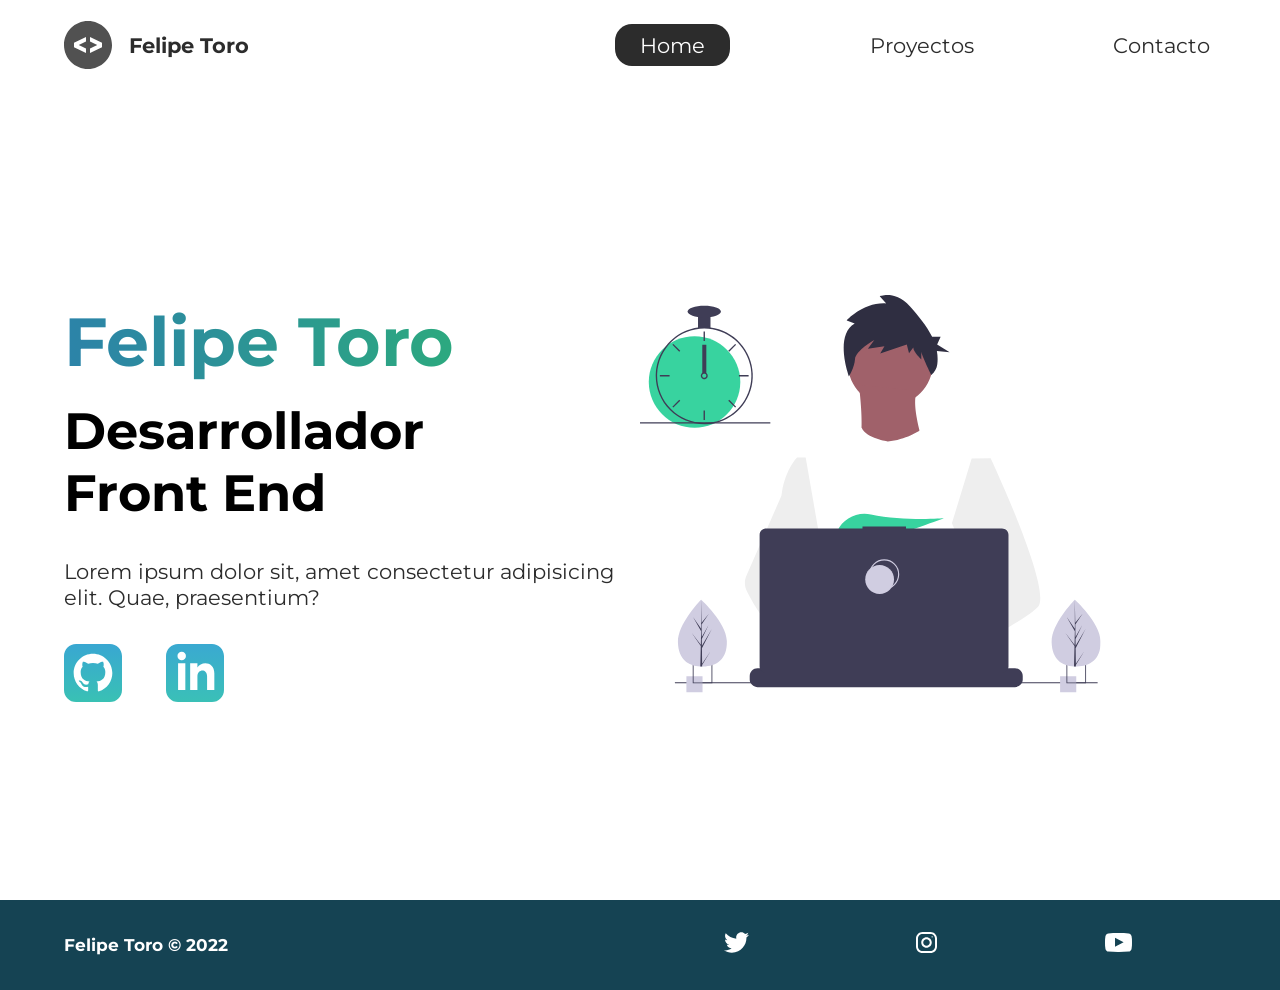
<file: index.html>
<!DOCTYPE html>
<html lang="en">
<head>
    <meta charset="UTF-8">
    <meta http-equiv="X-UA-Compatible" content="IE=edge">
    <meta name="viewport" content="width=device-width, initial-scale=1.0">
    <meta name="description" content="Felipe Toro es un desarrollador Front End especializado en html y cass">
    <meta name="keywords" content="Front End, Html, CSS, Diseño, Web, Desarrollo">
    <meta name="robots" content="index,follow">
    <link rel="preconnect" href="https://fonts.googleapis.com">
    <link rel="preconnect" href="https://fonts.gstatic.com" crossorigin>
    <link href="https://fonts.googleapis.com/css2?family=Montserrat:wght@400;500&display=swap" rel="stylesheet">
    <link rel="stylesheet" href="/css/style.css">
    <title>Felipe Toro Front End | Inicio</title>
</head>
<body>
    <header class="main-head">
        <nav>
            <div class="logo">
                <img src="icons/code.svg" alt="logo">
                <h1>
                  <a href="index.html">Felipe Toro</a>
                </h1>
            </div>
            <ul>
                <li><a class="active" href="/">Home</a></li>
                <li><a href="/projects/index.html">Proyectos</a></li>
                <li><a href="/contact/index.html">Contacto</a></li>
            </ul>
        </nav>
    </header>
    <section class="intro">
        <div class="intro-text">
            <h2>Felipe Toro</h2>
            <h3>Desarrollador <br> Front End</h3>
            <p>Lorem ipsum dolor sit, amet consectetur adipisicing elit. Quae, praesentium?</p>
            <div class="intro-social">
                <a href="#"><img src="/icons/github.svg" alt="github-social-link"></a>
                <a href="#"><img src="/icons/linked-in.svg" alt="linkedin-social-link"></a>
            </div>
        </div>
        <div class="intro-images">
            <svg
          width="799"
          height="690"
          viewBox="0 0 799 690"
          fill="none"
          xmlns="http://www.w3.org/2000/svg"
        >
          <g id="undraw_dev_productivity_umsq (1) 1" clip-path="url(#clip0)">
            <path
              id="Vector"
              d="M516.92 624.636C516.92 624.636 512.16 626.266 504.42 628.576C487.31 633.706 455.65 642.216 428.82 643.916C405.72 645.396 386.2 641.836 382.63 626.766C381.1 620.286 383.27 614.956 388 610.576C402.12 597.486 439 592.796 468.25 591.186C476.51 590.736 484.15 590.526 490.51 590.446C501.31 590.306 508.39 590.526 508.39 590.526L508.56 591.186L516.92 624.636Z"
              fill="#A0616A"
            />
            <path
              id="Vector_2"
              d="M436.99 672.586C418.61 695.346 342.73 647.666 316.19 629.886C310.41 626.016 306.97 623.566 306.97 623.566L331.25 591.186L338.94 580.936C338.94 580.936 345.82 584.586 355.99 590.526C356.36 590.746 356.73 590.966 357.11 591.186C365.88 596.336 376.89 603.066 388 610.576C403.33 620.946 418.83 632.776 428.82 643.916C438.59 654.806 443.08 665.036 436.99 672.586Z"
              fill="#A0616A"
            />
            <g id="me">
              <path
                id="Vector_3"
                d="M434.672 191.952C475.283 191.607 507.926 158.406 507.582 117.795C507.237 77.1832 474.036 44.5403 433.425 44.8847C392.813 45.2291 360.17 78.4303 360.515 119.042C360.859 159.653 394.06 192.296 434.672 191.952Z"
                fill="#A0616A"
              />
              <path
                id="Vector_4"
                d="M379.477 155.65C379.477 155.65 394.216 259.972 373.002 271.875C351.787 283.779 499.929 283.588 499.929 283.588C499.929 283.588 466.124 193.284 480.809 165.449L379.477 155.65Z"
                fill="#A0616A"
              />
              <path
                id="Vector_5"
                d="M608.101 283.199L596.257 339.402L571.214 458.308L570.49 464.815L562.138 540.138L556.582 590.177L552.857 623.79C528.584 636.526 510.988 645.326 510.988 645.326C510.988 645.326 509.404 637.719 506.871 627.99C489.805 633.265 458.218 642.043 431.404 643.97C441.266 654.777 445.842 664.969 439.817 672.57C421.63 695.485 345.349 648.45 318.659 630.896C318.077 635.158 317.879 639.464 318.068 643.762L297.626 628.314L299.331 592.359L302.206 531.522L305.819 455.229C304.448 451.975 303.294 448.634 302.364 445.228C295.956 423.161 288.032 379.057 281.928 342.067C277.016 312.298 273.302 287.138 272.517 281.785C272.411 281.086 272.358 280.726 272.358 280.726L384.363 230.094C392.509 248.556 429.865 253.809 429.865 253.809C460.756 251.417 484.847 234.913 484.847 234.913L608.101 283.199Z"
                fill="white"
              />
              <path
                id="Vector_6"
                d="M372.285 49.3811L358.49 43.9934C358.49 43.9934 386.969 12.1 426.99 14.513L415.635 2.22366C415.635 2.22366 443.04 -9.01799 468.283 19.6674C481.553 34.7467 496.908 52.4737 506.557 72.5077L521.281 72.3829L515.251 85.9663L536.874 99.3152L514.777 97.0719C516.155 104.471 516.421 112.034 515.566 119.511C514.683 126.991 510.928 133.835 505.094 138.598V138.598C505.094 138.598 487.743 103.449 487.696 97.9443L487.813 111.705C487.813 111.705 473.959 99.4371 473.889 91.1807L466.471 100.877L462.593 85.7717L416.475 101.301L423.87 88.8526L395.157 93.2246L406.278 77.9923C406.278 77.9923 373.932 96.1568 372.811 111.304C371.689 126.452 362.299 140.875 362.299 140.875C362.299 140.875 336.213 70.3294 372.285 49.3811Z"
                fill="#2F2E41"
              />
              <path
                id="Vector_7"
                d="M690.215 540.422C682.794 548.605 664.338 560.992 641.951 574.422C633.623 579.413 624.757 584.559 615.71 589.676C594.122 601.889 571.514 614.001 552.857 623.79C528.584 636.526 510.988 645.326 510.988 645.326C510.988 645.326 509.403 637.719 506.871 627.99C503.48 614.968 498.397 598.141 493.184 590.715C493.002 590.456 492.82 590.218 492.638 589.979C491.121 588.022 489.601 586.885 488.112 586.897L562.138 540.138L594.127 519.926L570.489 464.814L540.842 395.683L557.908 339.727L575.062 283.479L608.101 283.199C608.101 283.199 619.243 306.985 633.514 340.166C635.647 345.128 637.851 350.299 640.096 355.64C669.469 425.394 706.176 522.836 690.215 540.422Z"
                fill="#EEEEEE"
              />
              <path
                id="Vector_8"
                d="M358.123 591.2C355.41 591.212 352.702 591.456 350.029 591.928C327.074 596.073 320.47 616.94 318.659 630.896C318.077 635.158 317.879 639.464 318.068 643.761L297.626 628.314L290.178 622.687C272.316 616.628 256.353 605.733 242.483 592.84C230.449 581.456 219.634 568.849 210.213 555.223C200.831 541.793 192.448 527.692 185.134 513.034C183.094 508.943 181.977 504.454 181.864 499.884C181.751 495.314 182.644 490.775 184.48 486.588L209.154 430.327L245.218 348.098C245.471 346.146 245.752 344.237 246.059 342.371C252.995 300.511 272.367 281.786 272.367 281.786L287.286 281.659L297.778 341.932L310.813 416.815L302.364 445.227L282.839 510.845L302.205 531.522L358.123 591.2Z"
                fill="#EEEEEE"
              />
            </g>
            <path
              id="Vector_9"
              d="M372.877 415.806L385.631 430.686C390.37 429.783 395.319 428.721 400.416 427.529L396.752 415.806L405.71 426.256C459.707 412.975 526.637 387.155 526.637 387.155C526.637 387.155 454.379 392.453 400.428 380.666C376.558 375.451 351.998 387.284 342.202 409.668C336.508 422.679 337.403 433.951 357.596 433.951C364.419 433.835 371.223 433.195 377.949 432.037L372.877 415.806Z"
              fill="#38D39F"
            />
            <path
              id="Vector_10"
              d="M663.65 660.386V666.456C663.654 668.122 663.345 669.774 662.74 671.326C662.472 672.018 662.147 672.687 661.77 673.326C660.578 675.326 658.887 676.983 656.862 678.133C654.838 679.283 652.549 679.887 650.22 679.886H203.67C201.342 679.887 199.053 679.283 197.028 678.133C195.003 676.983 193.312 675.326 192.12 673.326C191.743 672.687 191.419 672.018 191.15 671.326C190.546 669.774 190.237 668.122 190.24 666.456V660.386C190.24 658.622 190.587 656.876 191.262 655.246C191.936 653.616 192.926 652.136 194.173 650.888C195.42 649.641 196.901 648.652 198.53 647.977C200.16 647.302 201.906 646.955 203.67 646.956H229.41V644.126C229.41 644.052 229.425 643.979 229.453 643.911C229.481 643.843 229.522 643.782 229.574 643.73C229.626 643.678 229.688 643.636 229.756 643.608C229.824 643.58 229.897 643.566 229.97 643.566H243.4C243.474 643.566 243.547 643.58 243.615 643.608C243.683 643.636 243.745 643.678 243.797 643.73C243.849 643.782 243.89 643.843 243.918 643.911C243.946 643.979 243.96 644.052 243.96 644.126V646.956H252.35V644.126C252.35 644.052 252.365 643.979 252.393 643.911C252.421 643.843 252.462 643.782 252.514 643.73C252.566 643.678 252.628 643.636 252.696 643.608C252.764 643.58 252.837 643.566 252.91 643.566H266.34C266.414 643.566 266.487 643.58 266.555 643.608C266.623 643.636 266.684 643.678 266.736 643.73C266.789 643.782 266.83 643.843 266.858 643.911C266.886 643.979 266.9 644.052 266.9 644.126V646.956H275.3V644.126C275.3 644.052 275.315 643.979 275.343 643.911C275.371 643.843 275.412 643.782 275.464 643.73C275.516 643.678 275.578 643.636 275.646 643.608C275.714 643.58 275.787 643.566 275.86 643.566H289.29C289.364 643.566 289.437 643.58 289.505 643.608C289.573 643.636 289.634 643.678 289.686 643.73C289.739 643.782 289.78 643.843 289.808 643.911C289.836 643.979 289.85 644.052 289.85 644.126V646.956H298.24V644.126C298.24 644.052 298.255 643.979 298.283 643.911C298.311 643.843 298.352 643.782 298.404 643.73C298.456 643.678 298.518 643.636 298.586 643.608C298.654 643.58 298.727 643.566 298.8 643.566H312.23C312.304 643.566 312.377 643.58 312.445 643.608C312.513 643.636 312.574 643.678 312.626 643.73C312.678 643.782 312.72 643.843 312.748 643.911C312.776 643.979 312.79 644.052 312.79 644.126V646.956H321.18V644.126C321.18 644.052 321.194 643.979 321.223 643.911C321.251 643.843 321.292 643.782 321.344 643.73C321.396 643.678 321.458 643.636 321.526 643.608C321.594 643.58 321.667 643.566 321.74 643.566H335.17C335.244 643.566 335.317 643.58 335.385 643.608C335.453 643.636 335.514 643.678 335.566 643.73C335.618 643.782 335.66 643.843 335.688 643.911C335.716 643.979 335.73 644.052 335.73 644.126V646.956H344.13V644.126C344.13 644.052 344.145 643.979 344.173 643.911C344.201 643.843 344.242 643.782 344.294 643.73C344.346 643.678 344.408 643.636 344.476 643.608C344.544 643.58 344.617 643.566 344.69 643.566H358.12C358.194 643.566 358.267 643.58 358.335 643.608C358.403 643.636 358.464 643.678 358.516 643.73C358.569 643.782 358.61 643.843 358.638 643.911C358.666 643.979 358.68 644.052 358.68 644.126V646.956H367.07V644.126C367.07 644.052 367.085 643.979 367.113 643.911C367.141 643.843 367.182 643.782 367.234 643.73C367.286 643.678 367.348 643.636 367.416 643.608C367.484 643.58 367.557 643.566 367.63 643.566H472.83C472.904 643.566 472.977 643.58 473.045 643.608C473.113 643.636 473.174 643.678 473.227 643.73C473.279 643.782 473.32 643.843 473.348 643.911C473.376 643.979 473.39 644.052 473.39 644.126V646.956H481.79V644.126C481.79 644.052 481.804 643.979 481.833 643.911C481.861 643.843 481.902 643.782 481.954 643.73C482.006 643.678 482.068 643.636 482.136 643.608C482.204 643.58 482.277 643.566 482.35 643.566H495.78C495.928 643.567 496.07 643.627 496.175 643.732C496.279 643.836 496.339 643.978 496.34 644.126V646.956H504.73V644.126C504.73 644.052 504.745 643.979 504.773 643.911C504.801 643.843 504.842 643.782 504.894 643.73C504.946 643.678 505.008 643.636 505.076 643.608C505.144 643.58 505.217 643.566 505.29 643.566H518.72C518.794 643.566 518.867 643.58 518.935 643.608C519.003 643.636 519.065 643.678 519.117 643.73C519.169 643.782 519.21 643.843 519.238 643.911C519.266 643.979 519.28 644.052 519.28 644.126V646.956H527.67V644.126C527.67 644.052 527.685 643.979 527.713 643.911C527.741 643.843 527.782 643.782 527.834 643.73C527.886 643.678 527.948 643.636 528.016 643.608C528.084 643.58 528.157 643.566 528.23 643.566H541.66C541.734 643.566 541.807 643.58 541.875 643.608C541.943 643.636 542.005 643.678 542.057 643.73C542.109 643.782 542.15 643.843 542.178 643.911C542.206 643.979 542.22 644.052 542.22 644.126V646.956H550.62V644.126C550.62 644.052 550.635 643.979 550.663 643.911C550.691 643.843 550.732 643.782 550.784 643.73C550.836 643.678 550.898 643.636 550.966 643.608C551.034 643.58 551.107 643.566 551.18 643.566H564.61C564.757 643.568 564.898 643.628 565.001 643.733C565.104 643.837 565.161 643.979 565.16 644.126V646.956H573.56V644.126C573.56 644.052 573.575 643.979 573.603 643.911C573.631 643.843 573.672 643.782 573.724 643.73C573.776 643.678 573.838 643.636 573.906 643.608C573.974 643.58 574.047 643.566 574.12 643.566H587.55C587.624 643.566 587.697 643.58 587.765 643.608C587.833 643.636 587.895 643.678 587.947 643.73C587.999 643.782 588.04 643.843 588.068 643.911C588.096 643.979 588.11 644.052 588.11 644.126V646.956H596.5V644.126C596.5 644.052 596.515 643.979 596.543 643.911C596.571 643.843 596.612 643.782 596.664 643.73C596.716 643.678 596.778 643.636 596.846 643.608C596.914 643.58 596.987 643.566 597.06 643.566H610.49C610.564 643.566 610.637 643.58 610.705 643.608C610.773 643.636 610.835 643.678 610.887 643.73C610.939 643.782 610.98 643.843 611.008 643.911C611.036 643.979 611.05 644.052 611.05 644.126V646.956H650.22C651.984 646.955 653.731 647.302 655.36 647.977C656.99 648.652 658.471 649.641 659.718 650.888C660.965 652.136 661.954 653.616 662.629 655.246C663.304 656.876 663.651 658.622 663.65 660.386Z"
              fill="#3F3D56"
            />
            <path
              id="Vector_11"
              d="M793.5 671.326H60.5V673.326H793.5V671.326Z"
              fill="#3F3D56"
            />
            <path
              id="Vector_12"
              d="M627.694 404.757H461.251V401.326H385.78V404.757H218.651C215.665 404.757 212.801 405.943 210.69 408.054C208.578 410.166 207.392 413.029 207.392 416.015V643.927C207.392 646.913 208.578 649.776 210.69 651.888C212.801 653.999 215.665 655.185 218.651 655.185H627.694C630.68 655.185 633.544 653.999 635.655 651.888C637.767 649.776 638.953 646.913 638.953 643.927V416.015C638.953 414.537 638.662 413.073 638.096 411.707C637.53 410.341 636.701 409.1 635.655 408.054C634.61 407.009 633.369 406.18 632.003 405.614C630.637 405.048 629.173 404.757 627.694 404.757Z"
              fill="#3F3D56"
            />
            <path
              id="Vector_13"
              d="M423.5 509.326C437.307 509.326 448.5 498.133 448.5 484.326C448.5 470.519 437.307 459.326 423.5 459.326C409.693 459.326 398.5 470.519 398.5 484.326C398.5 498.133 409.693 509.326 423.5 509.326Z"
              stroke="#D0CDE1"
              stroke-width="2"
              stroke-miterlimit="10"
            />
            <path
              id="Vector_14"
              d="M415.5 518.326C429.307 518.326 440.5 507.133 440.5 493.326C440.5 479.519 429.307 468.326 415.5 468.326C401.693 468.326 390.5 479.519 390.5 493.326C390.5 507.133 401.693 518.326 415.5 518.326Z"
              fill="#D0CDE1"
            />
            <path
              id="Vector_15"
              d="M108.446 661.223H80.4463V689.223H108.446V661.223Z"
              fill="#D0CDE1"
            />
            <path
              id="Vector_16"
              d="M91.4502 639.223V673.223H125.45V639.223H91.4502ZM123.97 671.743H92.9202V640.703H123.97V671.743Z"
              fill="#3F3D56"
            />
            <path
              id="Vector_17"
              d="M756.446 661.223H728.446V689.223H756.446V661.223Z"
              fill="#D0CDE1"
            />
            <path
              id="Vector_18"
              d="M739.45 639.223V673.223H773.45V639.223H739.45ZM771.97 671.743H740.92V640.703H771.97V671.743Z"
              fill="#3F3D56"
            />
            <path
              id="Vector_19"
              d="M94.5802 230.113C138.399 230.113 173.921 194.592 173.921 150.773C173.921 106.955 138.399 71.4326 94.5802 71.4326C50.7617 71.4326 15.2397 106.955 15.2397 150.773C15.2397 194.592 50.7617 230.113 94.5802 230.113Z"
              fill="#38D39F"
            />
            <path
              id="Vector_20"
              d="M122.229 56.4899C115.045 55.5763 107.774 55.5763 100.59 56.4899C84.586 58.5913 69.5203 65.2398 57.181 75.6465C44.8417 86.0532 35.7467 99.7813 30.9754 115.202C28.8053 122.229 27.5764 129.514 27.3208 136.864C27.2848 137.886 27.2607 138.92 27.2607 139.954C27.283 162.264 36.1559 183.655 51.932 199.431C67.7082 215.207 89.0989 224.08 111.41 224.103C113.201 224.103 114.992 224.042 116.759 223.934C120.907 223.674 125.03 223.103 129.093 222.227C148.495 218.055 165.798 207.161 177.947 191.468C190.095 175.776 196.308 156.295 195.487 136.467C194.665 116.638 186.863 97.738 173.459 83.1039C160.054 68.4698 141.909 59.0435 122.229 56.4899H122.229ZM137.748 217.347H137.736C130.959 219.659 123.905 221.062 116.759 221.518C114.992 221.638 113.201 221.698 111.41 221.698C89.7377 221.672 68.961 213.051 53.6367 197.727C38.3123 182.402 29.6914 161.626 29.6649 139.954C29.6649 138.92 29.689 137.886 29.725 136.864C30.5514 115.744 39.5156 95.7617 54.7411 81.1008C69.9666 66.44 90.273 58.237 111.41 58.2089C130.776 58.21 149.513 65.0865 164.283 77.6131C179.052 90.1398 188.895 107.503 192.057 126.61C195.219 145.716 191.496 165.325 181.55 181.942C171.604 198.559 156.081 211.106 137.748 217.347H137.748Z"
              fill="#3F3D56"
            />
            <path
              id="Vector_21"
              d="M112.612 63.0176H110.208V79.8474H112.612V63.0176Z"
              fill="#3F3D56"
            />
            <path
              id="Vector_22"
              d="M57.8578 84.7018L56.1577 86.4019L68.0582 98.3023L69.7582 96.6022L57.8578 84.7018Z"
              fill="#3F3D56"
            />
            <path
              id="Vector_23"
              d="M34.4736 138.751V141.156H51.3034V138.751H34.4736Z"
              fill="#3F3D56"
            />
            <path
              id="Vector_24"
              d="M56.1578 193.506L57.8579 195.206L69.7584 183.306L68.0583 181.606L56.1578 193.506Z"
              fill="#3F3D56"
            />
            <path
              id="Vector_25"
              d="M153.062 96.6022L154.762 98.3022L166.662 86.4018L164.962 84.7017L153.062 96.6022Z"
              fill="#3F3D56"
            />
            <path
              id="Vector_26"
              d="M171.516 138.751V141.156H188.346V138.751H171.516Z"
              fill="#3F3D56"
            />
            <path
              id="Vector_27"
              d="M154.762 181.605L153.062 183.305L164.962 195.206L166.662 193.506L154.762 181.605Z"
              fill="#3F3D56"
            />
            <path
              id="Vector_28"
              d="M112.612 200.06H110.208V216.89H112.612V200.06Z"
              fill="#3F3D56"
            />
            <path
              id="Vector_29"
              d="M115.016 135.145C113.976 134.365 112.711 133.943 111.41 133.943C110.11 133.943 108.844 134.365 107.804 135.145C107.091 135.686 106.505 136.375 106.085 137.165C105.552 138.181 105.322 139.329 105.421 140.473C105.52 141.616 105.944 142.707 106.644 143.617C107.343 144.527 108.288 145.218 109.368 145.608C110.447 145.997 111.616 146.07 112.735 145.817C113.855 145.564 114.878 144.996 115.685 144.179C116.492 143.363 117.048 142.333 117.288 141.21C117.528 140.088 117.441 138.92 117.039 137.846C116.636 136.771 115.935 135.834 115.017 135.145H115.016ZM111.41 143.56C110.454 143.557 109.539 143.176 108.863 142.501C108.187 141.825 107.807 140.909 107.804 139.954C107.808 139.224 108.03 138.513 108.441 137.91C108.793 137.4 109.271 136.989 109.828 136.718C110.386 136.446 111.004 136.323 111.623 136.361C112.241 136.398 112.84 136.594 113.361 136.931C113.881 137.267 114.307 137.732 114.595 138.281C114.883 138.83 115.025 139.444 115.007 140.063C114.989 140.683 114.811 141.287 114.491 141.818C114.17 142.349 113.719 142.788 113.179 143.093C112.639 143.398 112.03 143.559 111.41 143.56V143.56Z"
              fill="#3F3D56"
            />
            <path
              id="Vector_30"
              d="M122.229 35.3687H100.591V57.007H122.229V35.3687Z"
              fill="#3F3D56"
            />
            <path
              id="Vector_31"
              d="M111.41 38.9748C127.344 38.9748 140.261 34.4 140.261 28.7567C140.261 23.1134 127.344 18.5386 111.41 18.5386C95.4757 18.5386 82.5586 23.1134 82.5586 28.7567C82.5586 34.4 95.4757 38.9748 111.41 38.9748Z"
              fill="#3F3D56"
            />
            <path id="clock-arrow" d="M115 86H108V135H115V86Z" fill="#3F3D56" />
            <path
              id="Vector_32"
              d="M226 220.44H0V222.844H226V220.44Z"
              fill="#3F3D56"
            />
            <g id="plant-left">
              <path
                id="Vector_33"
                d="M150.594 599.754C151.527 631.704 132.858 643.413 109.43 644.097C108.886 644.113 108.344 644.123 107.805 644.126C106.719 644.135 105.643 644.117 104.577 644.072C83.3891 643.193 66.6172 631.945 65.7495 602.232C64.8515 571.482 103.018 531.529 105.882 528.574L105.887 528.571C105.996 528.458 106.052 528.402 106.052 528.402C106.052 528.402 149.661 567.807 150.594 599.754Z"
                fill="#D0CDE1"
              />
              <path
                id="Vector_34"
                d="M107.744 639.255L122.626 617.124L107.774 641.636L107.805 644.126C106.719 644.135 105.643 644.117 104.577 644.072L105.315 612.06L105.295 611.813L105.322 611.766L105.393 608.741L89.0952 585.078L105.374 606.477L105.432 607.116L105.989 582.93L91.9122 558.397L106.029 578.681L105.882 528.574L105.882 528.407L105.887 528.571L106.821 568.062L119.651 552.021L106.863 571.464L107.143 593.098L118.949 571.984L107.187 596.279L107.343 608.308L124.512 578.897L107.395 612.505L107.744 639.255Z"
                fill="#3F3D56"
              />
            </g>
            <g id="plant-right">
              <path
                id="Vector_35"
                d="M798.594 599.754C799.527 631.704 780.858 643.413 757.43 644.097C756.886 644.113 756.344 644.123 755.805 644.126C754.719 644.135 753.643 644.117 752.577 644.072C731.389 643.193 714.617 631.945 713.749 602.232C712.851 571.482 751.018 531.529 753.882 528.574L753.887 528.571C753.996 528.458 754.052 528.402 754.052 528.402C754.052 528.402 797.661 567.807 798.594 599.754Z"
                fill="#D0CDE1"
              />
              <path
                id="Vector_36"
                d="M755.744 639.255L770.626 617.124L755.774 641.636L755.805 644.126C754.719 644.135 753.643 644.117 752.577 644.072L753.315 612.06L753.295 611.813L753.323 611.766L753.393 608.741L737.095 585.078L753.374 606.477L753.432 607.116L753.989 582.93L739.912 558.397L754.029 578.681L753.882 528.574L753.882 528.407L753.887 528.571L754.821 568.062L767.651 552.021L754.864 571.464L755.143 593.098L766.949 571.984L755.187 596.279L755.343 608.308L772.512 578.897L755.395 612.505L755.744 639.255Z"
                fill="#3F3D56"
              />
            </g>
          </g>
          <defs>
            <clipPath id="clip0">
              <rect width="798.627" height="689.223" fill="white" />
            </clipPath>
          </defs>
            </svg>
            <img src="/img/splash.svg" class="splash" alt="">
        </div>
    </section>
    <footer>
      <h4>Felipe Toro &copy; 2022</h4>
      <ul>
          <li><a href="#"><img src="/icons/twitter 1.svg" alt="twitter-social"></a></li>
          <li><a href="#"><img src="/icons/instagram 1.svg" alt="instagram-social"></a></li>
          <li><a href="#"><img src="/icons/youtube-symbol 1.svg" alt="youtube-social"></a></li>
      </ul>
  </footer>
</body>
</html>
</file>
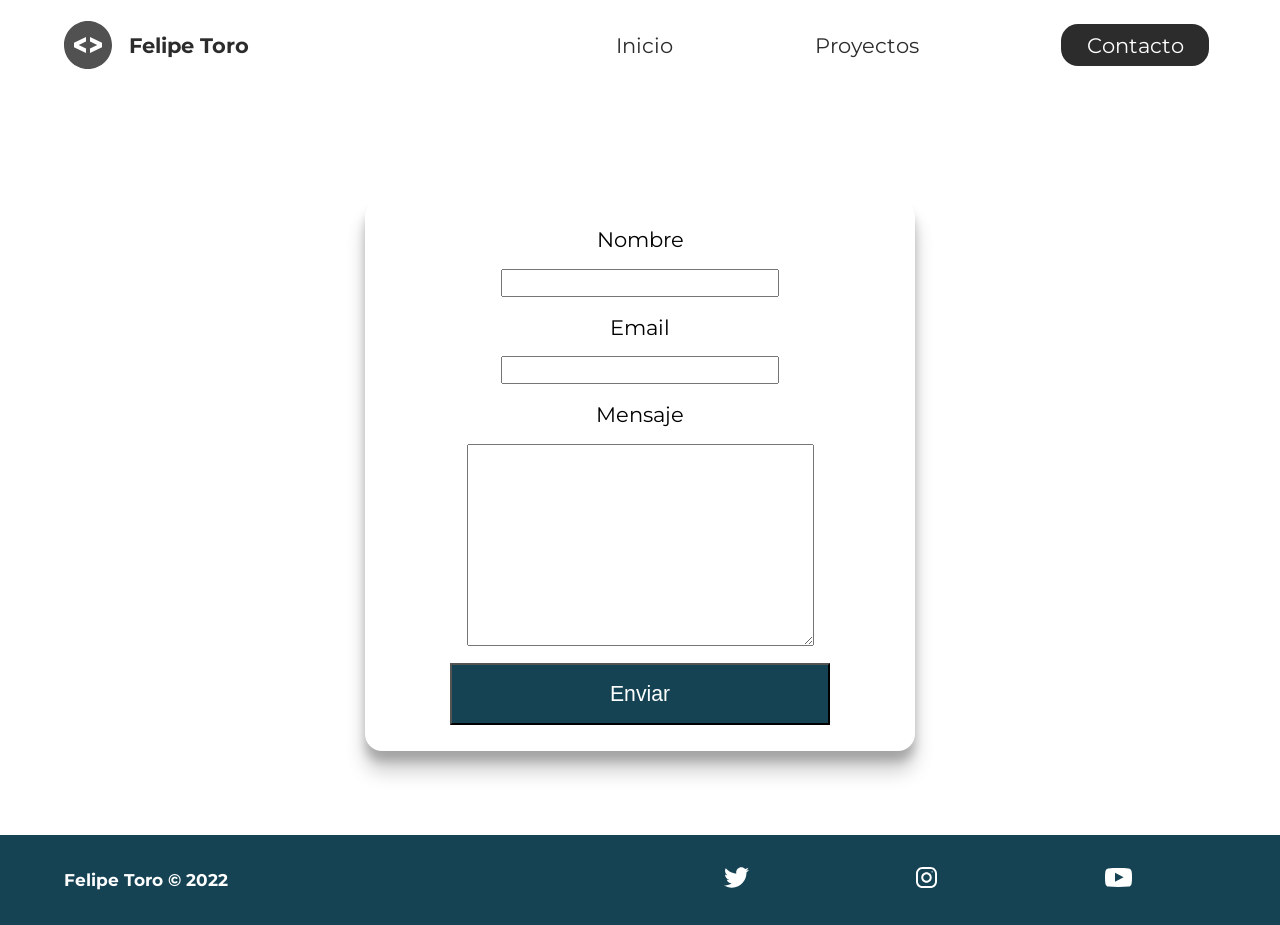
<file: contact/index.html>
<!DOCTYPE html>
<html lang="en">
<head>
    <meta charset="UTF-8">
    <meta http-equiv="X-UA-Compatible" content="IE=edge">
    <meta name="viewport" content="width=device-width, initial-scale=1.0">
    <meta name="description" content="Felipe Toro es un desarrollador Front End especializado en html y cass">
    <meta name="keywords" content="Front End, Html, CSS, Diseño, Web, Desarrollo">
    <meta name="robots" content="index,follow">
    <link rel="preconnect" href="https://fonts.googleapis.com">
    <link rel="preconnect" href="https://fonts.gstatic.com" crossorigin>
    <link href="https://fonts.googleapis.com/css2?family=Montserrat:wght@400;500&display=swap" rel="stylesheet">
    <link rel="stylesheet" href="/css/style.css">
    <title>Felipe Toro Front End | Contacto</title>
</head>
<body>
    <header class="main-head">
        <nav>
            <div class="logo">
                <img src="/icons/code.svg" alt="logo">
                <h1>
                    <a href="../index.html">Felipe Toro</a>
                </h1>
            </div>
            <ul>
                <li><a href="/index.html">Inicio</a></li>
                <li><a href="/projects/index.html">Proyectos</a></li>
                <li><a class="active" href="/contact/index.html">Contacto</a></li>
            </ul>
        </nav>
    </header>
    <section class="form-section">
        <form action="">
            <label for="name">Nombre</label>
            <input type="text" name="name" id="name" required>
            <label for="email">Email</label>
            <input type="name" name="email" id="email" required>
            <label for="message">Mensaje</label>
            <textarea name="message" id="message" cols="30" rows="10"></textarea>
            <button type="submit">Enviar</button>
        </form>
    </section>
    <footer>
        <h4>Felipe Toro &copy; 2022</h4>
        <ul>
            <li><a href="#"><img src="/icons/twitter 1.svg" alt="twitter-social"></a></li>
            <li><a href="#"><img src="/icons/instagram 1.svg" alt="instagram-social"></a></li>
            <li><a href="#"><img src="/icons/youtube-symbol 1.svg" alt="youtube-social"></a></li>
        </ul>
    </footer>
</body>
</html>
</file>
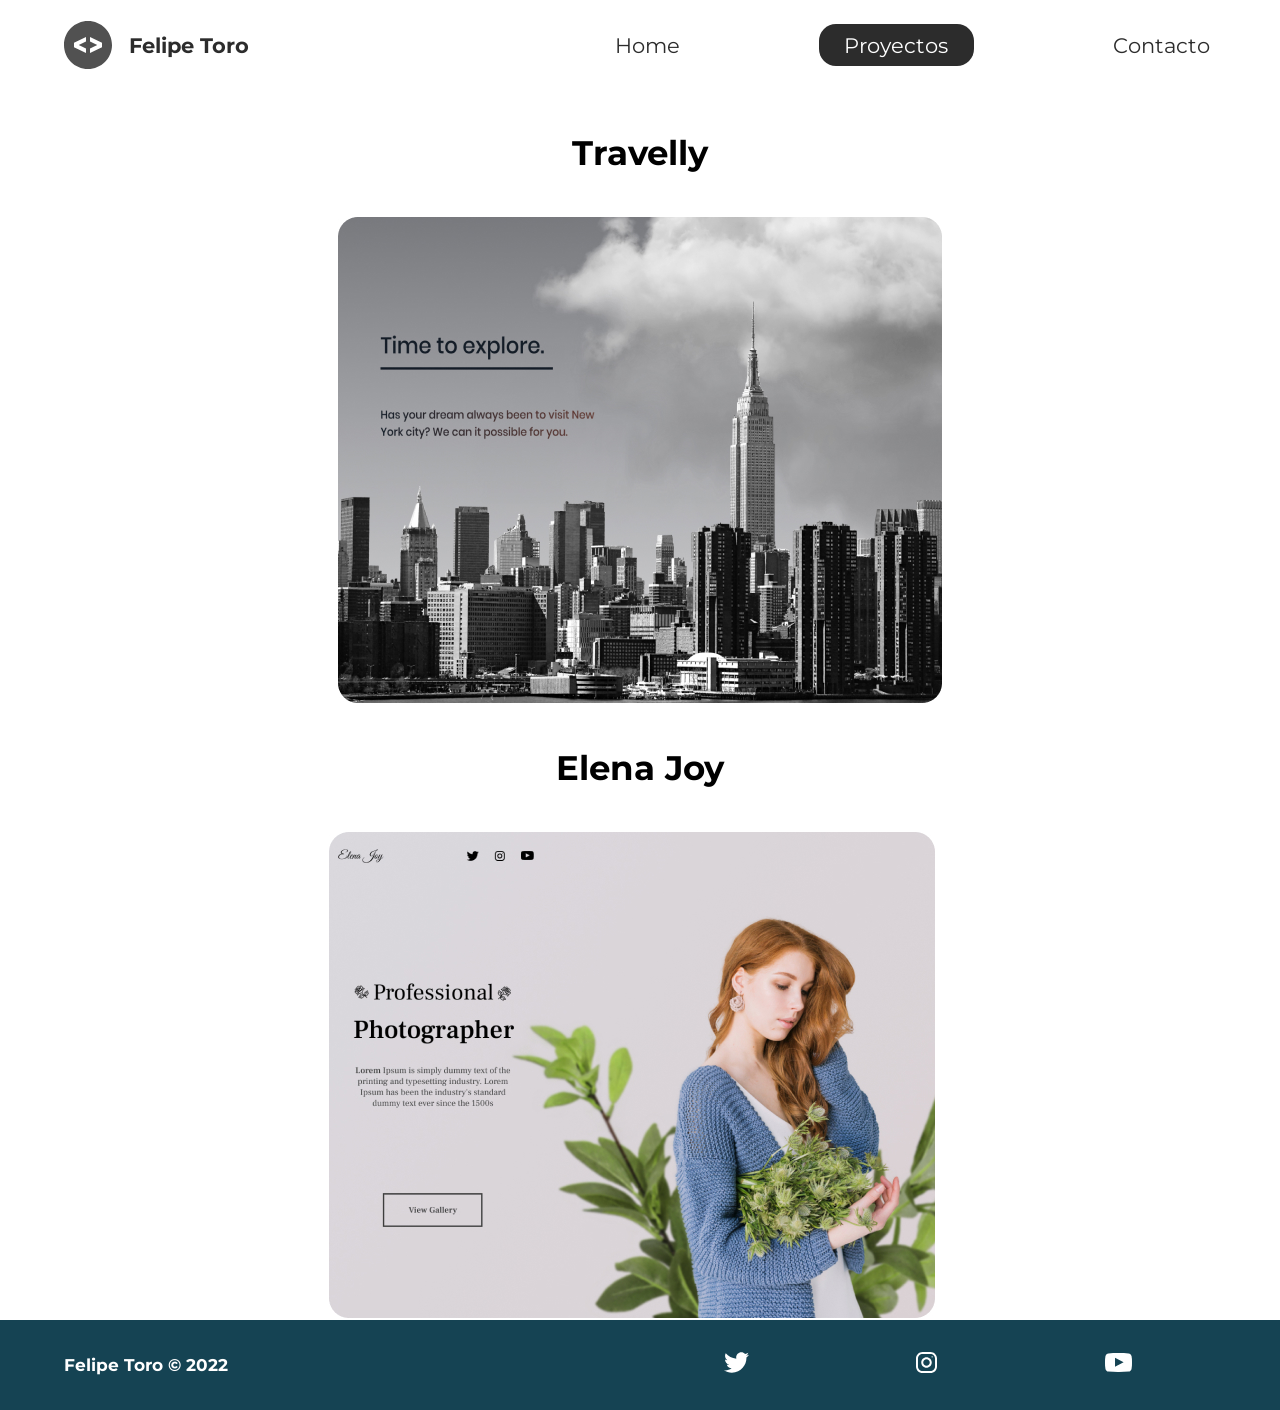
<file: projects/index.html>
<!DOCTYPE html>
<html lang="en">
<head>
    <meta charset="UTF-8">
    <meta http-equiv="X-UA-Compatible" content="IE=edge">
    <meta name="viewport" content="width=device-width, initial-scale=1.0">
    <meta name="description" content="Felipe Toro es un desarrollador Front End especializado en html y cass">
    <meta name="keywords" content="Front End, Html, CSS, Diseño, Web, Desarrollo">
    <meta name="robots" content="index,follow">
    <link rel="preconnect" href="https://fonts.googleapis.com">
    <link rel="preconnect" href="https://fonts.gstatic.com" crossorigin>
    <link href="https://fonts.googleapis.com/css2?family=Montserrat:wght@400;500&display=swap" rel="stylesheet">
    <link rel="stylesheet" href="/css/style.css">
    <title>Felipe Toro Front End | Proyectos</title>
</head>
<body>
    <header class="main-head">
        <nav>
            <div class="logo">
                <img src="/icons/code.svg" alt="logo">
                <h1>
                    <a href="../index.html">Felipe Toro</a>
                </h1>
            </div>
            <ul>
                <li><a href="/index.html">Home</a></li>
                <li><a class="active" href="/projects/index.html">Proyectos</a></li>
                <li><a href="/contact/index.html">Contacto</a></li>
            </ul>
        </nav>
    </header>
    <section class="projects">
        <div class="travelly">
            <h2>Travelly</h2>
            <img src="/img/travelly.jpg" alt="travelly-project">
        </div>
        <div class="elena">
            <h2>Elena Joy</h2>
            <img src="/img/elena-joy.jpg" alt="elena-project">
        </div>
    </section>
    <footer>
        <h4>Felipe Toro &copy; 2022</h4>
        <ul>
            <li><a href="#"><img src="/icons/twitter 1.svg" alt="twitter-social"></a></li>
            <li><a href="#"><img src="/icons/instagram 1.svg" alt="instagram-social"></a></li>
            <li><a href="#"><img src="/icons/youtube-symbol 1.svg" alt="youtube-social"></a></li>
        </ul>
    </footer>
</body>
</html>
</file>
<file: css/style.css>
/* Global Styles */
* {
  margin: 0;
  padding: 0;
  box-sizing: border-box;
}

html {
  font-size: 62.5%;
}

body {
  font-family: 'Montserrat', sans-serif;
}

h1 {
  font-size: 2.5rem;
}

li,
button,
label,
input,
p,
a {
  font-size: 2.5rem;
}

h2 {
  font-size: 4rem;
}

h3 {
  font-size: 2.5rem;
}

h4,
h5 {
  font-size: 2rem;
}

ul {
  list-style: none;
}

a {
  text-decoration: none;
  color: #2c2c2c;
}

/* intro */
.main-head {
  width: 95%;
  margin: 0 0 0 auto;
}

nav {
  display: flex;
  justify-content: space-between;
  align-items: center;
  flex-direction: row;
  min-height: 10vh;
  width: 60%;
  flex-wrap: wrap;
}
nav .logo {
  display: flex;
  justify-content: flex-start;
  align-items: center;
  flex-direction: row;
  flex: 1 1 10rem;
}
nav .logo h1 {
  margin: 2rem;
}
nav ul {
  display: flex;
  justify-content: space-around;
  align-items: center;
  flex-direction: row;
  flex: 1 1 40rem;
}

.intro {
  min-height: 90vh;
  width: 90%;
  margin: auto;
  flex-wrap: wrap;
  display: flex;
  justify-content: space-between;
  align-items: center;
  flex-direction: row;
}
.intro h2 {
  font-size: 8rem;
  padding-top: 2rem;
  background: linear-gradient(to left, #38d39f, #38a4d3);
  background-clip: text;
  -webkit-background-clip: text;
  color: rgba(0, 0, 0, 0.2);
  display: inline-block;
}
.intro h3 {
  font-size: 6rem;
  padding: 2rem 0;
}
.intro p {
  padding-top: 2rem;
  color: #2c2c2c;
}

.splash {
  position: absolute;
  top: 0;
  right: 0;
  height: 100%;
  z-index: -1;
}

.intro-social {
  margin-top: 4rem;
}
.intro-social a {
  margin-right: 5rem;
}

.active {
  background: #2c2c2c;
  color: white;
  padding: 1rem 3rem;
  border-radius: 2rem;
}

.intro-text,
.intro-images {
  flex: 1 1 40rem;
}

#plant-left {
  animation: plant 1.5s ease infinite alternate;
}

#plant-right {
  animation: plant 1.5s ease infinite alternate 0.5s;
}

#me {
  animation: me 1s ease infinite alternate;
  transform-origin: bottom;
}

#clock-arrow {
  animation: clock 1.5s infinite linear;
  transform-box: fill-box;
  transform-origin: bottom;
}

@keyframes me {
  from {
    transform: rotateZ(-5deg);
  }
  to {
    transform: rotateZ(5deg);
  }
}
@keyframes plant {
  from {
    transform: translateY(0);
  }
  to {
    transform: translateY(-30%);
  }
}
@keyframes clock {
  from {
    transform: rotateZ(0deg);
  }
  to {
    transform: rotateZ(360deg);
  }
}
.projects {
  width: 90%;
  margin: auto;
  min-height: 90vh;
  display: flex;
  justify-content: space-between;
  align-items: center;
  flex-direction: row;
  text-align: center;
  flex-wrap: wrap;
}
.projects h2 {
  margin: 5rem;
}

.travelly,
.elena {
  flex: 1 1 50rem;
}

.form-section {
  min-height: 80vh;
  display: flex;
  justify-content: center;
  align-items: center;
  flex-direction: row;
  margin-top: 3rem;
}
.form-section form {
  padding: 3rem 10rem;
  box-shadow: 0 10px 10px rgba(0, 0, 0, 0.2), 0 20px 20px rgba(0, 0, 0, 0.2);
  display: flex;
  justify-content: center;
  align-items: center;
  flex-direction: column;
  border-radius: 2rem;
}
.form-section form input,
.form-section form textarea {
  margin: 2rem;
}
.form-section form input:focus,
.form-section form textarea:focus {
  outline: 2px solid black;
}
.form-section form textarea {
  font-family: 'Montserrat', sans-serif;
  font-size: 2rem;
}
.form-section form button {
  width: 100%;
  padding: 2rem;
  background: #154353;
  color: white;
}
.form-section form button:focus {
  background: #33696b;
}

footer {
  background: #154353;
  color: white;
  min-height: 10vh;
  padding: 0 5%;
  display: flex;
  justify-content: flex-start;
  align-items: center;
  flex-direction: row;
}
footer ul {
  flex: 1 1 40rem;
  display: flex;
  justify-content: space-around;
  align-items: center;
  flex-direction: row;
}
footer h4 {
  flex: 1 1 40rem;
}

@media screen and (max-width: 1332px) {
  html {
    font-size: 53%;
  }

  .splash {
    display: none;
  }

  svg {
    width: 80%;
  }

  nav {
    width: 100%;
  }
}
@media screen and (max-width: 754px) {
  html {
    font-size: 45%;
  }

  svg {
    height: 60%;
  }

  .main-head {
    width: 100%;
  }

  nav .logo {
    display: flex;
    justify-content: center;
    align-items: center;
    flex-direction: column;
    flex: 1 1 20rem;
    margin-top: 2rem;
  }
  nav ul {
    flex: 1 1 60rem;
    margin: 2rem 0;
  }

  .intro-text {
    margin-top: 5rem;
    text-align: center;
  }

  .intro-images {
    text-align: center;
  }

  .intro-social {
    display: flex;
    justify-content: center;
    align-items: center;
    flex-direction: row;
  }
  .intro-social a {
    margin: 2rem;
  }

  .elena img,
  .travelly img {
    width: 100%;
    height: 100%;
  }

  form {
    padding: 0;
    width: 100%;
  }
}

/*# sourceMappingURL=style.css.map */
</file>
